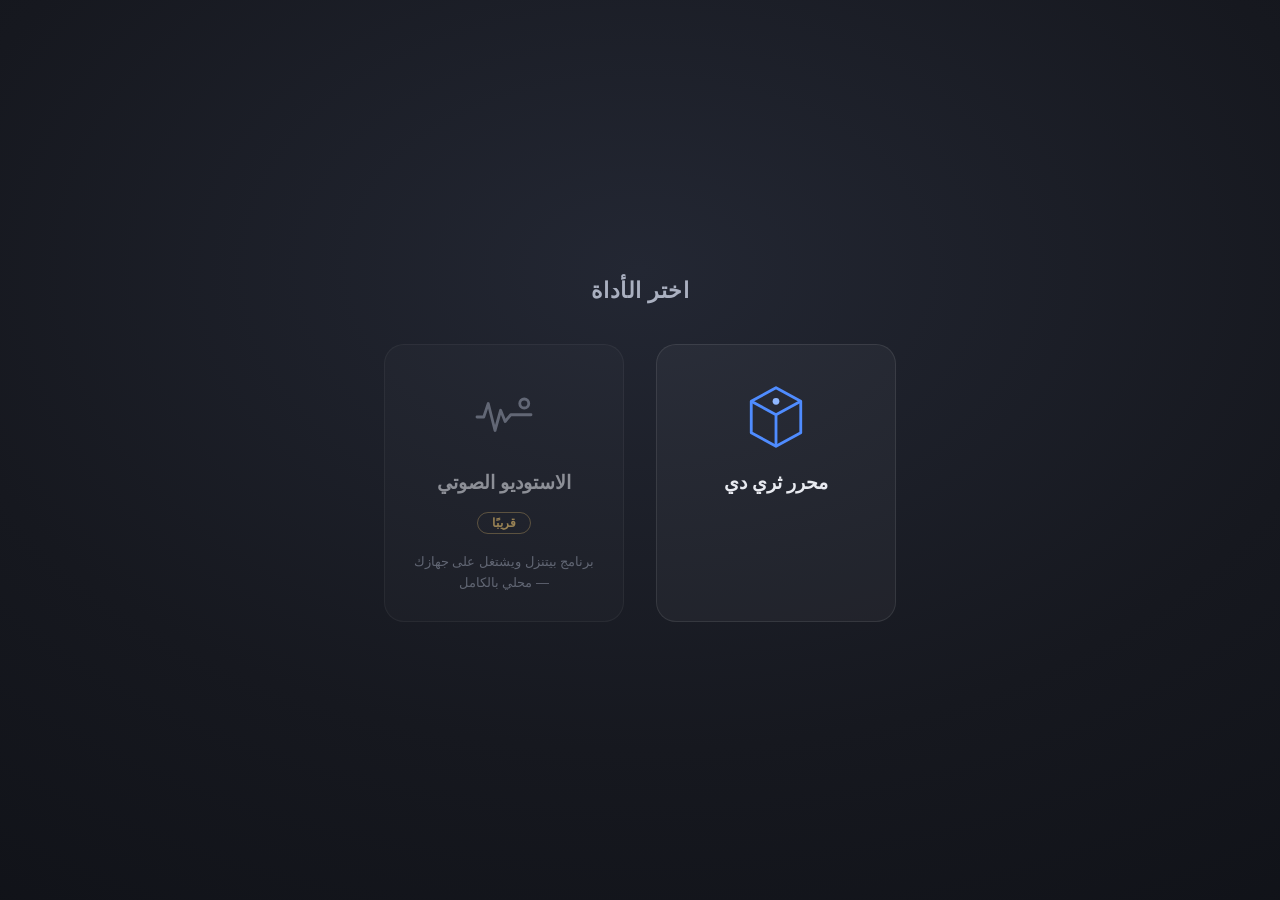
<file: index.html>
<!DOCTYPE html>
<html lang="ar" dir="rtl">
<head>
<meta charset="UTF-8">
<meta name="viewport" content="width=device-width, initial-scale=1.0">
<title>الأدوات</title>
<style>
  :root { color-scheme: dark; }
  * { margin: 0; padding: 0; box-sizing: border-box; }
  body {
    min-height: 100vh; display: flex; flex-direction: column; align-items: center; justify-content: center;
    background: radial-gradient(1200px 800px at 50% 30%, #232733 0%, #16181f 60%, #101218 100%);
    font-family: "Segoe UI", Tahoma, Arial, sans-serif; color: #e8eaf0; padding: 32px 16px;
  }
  h1 { font-size: 22px; font-weight: 600; color: #aab0c0; margin-bottom: 40px; letter-spacing: 0.5px; }
  .cards { display: flex; gap: 32px; flex-wrap: wrap; justify-content: center; }
  .card {
    width: 240px; padding: 36px 24px 28px; border-radius: 20px; text-align: center;
    background: rgba(255, 255, 255, 0.04); border: 1px solid rgba(255, 255, 255, 0.09);
    text-decoration: none; color: inherit; transition: transform 0.18s ease, border-color 0.18s ease, background 0.18s ease;
    display: flex; flex-direction: column; align-items: center; gap: 18px;
  }
  a.card:hover { transform: translateY(-4px); border-color: #4f8cff; background: rgba(79, 140, 255, 0.08); }
  .card svg { width: 72px; height: 72px; }
  .name { font-size: 19px; font-weight: 600; }
  .note { font-size: 13px; color: #9aa1b2; line-height: 1.6; }
  .card.disabled { opacity: 0.55; cursor: default; position: relative; }
  .soon {
    display: inline-block; font-size: 12px; font-weight: 600; color: #ffd479;
    border: 1px solid rgba(255, 212, 121, 0.5); border-radius: 999px; padding: 3px 14px;
  }
</style>
</head>
<body>
<h1>اختر الأداة</h1>
<div class="cards">
  <a class="card" href="./editor/">
    <svg viewBox="0 0 64 64" fill="none" aria-hidden="true">
      <path d="M32 6 54 18v28L32 58 10 46V18L32 6Z" stroke="#4f8cff" stroke-width="2.5" stroke-linejoin="round"/>
      <path d="M10 18l22 12 22-12M32 30v28" stroke="#4f8cff" stroke-width="2.5" stroke-linejoin="round"/>
      <circle cx="32" cy="18" r="3" fill="#8fb7ff"/>
    </svg>
    <span class="name">محرر ثري دي</span>
  </a>
  <div class="card disabled" aria-disabled="true">
    <svg viewBox="0 0 64 64" fill="none" aria-hidden="true">
      <path d="M8 32h6l4-12 6 24 5-18 4 10 5-6h18" stroke="#9aa1b2" stroke-width="2.5" stroke-linecap="round" stroke-linejoin="round"/>
      <circle cx="50" cy="20" r="4" stroke="#9aa1b2" stroke-width="2.5"/>
    </svg>
    <span class="name">الاستوديو الصوتي</span>
    <span class="soon">قريبًا</span>
    <span class="note">برنامج بيتنزل ويشتغل على جهازك — محلي بالكامل</span>
  </div>
</div>
</body>
</html>
</file>
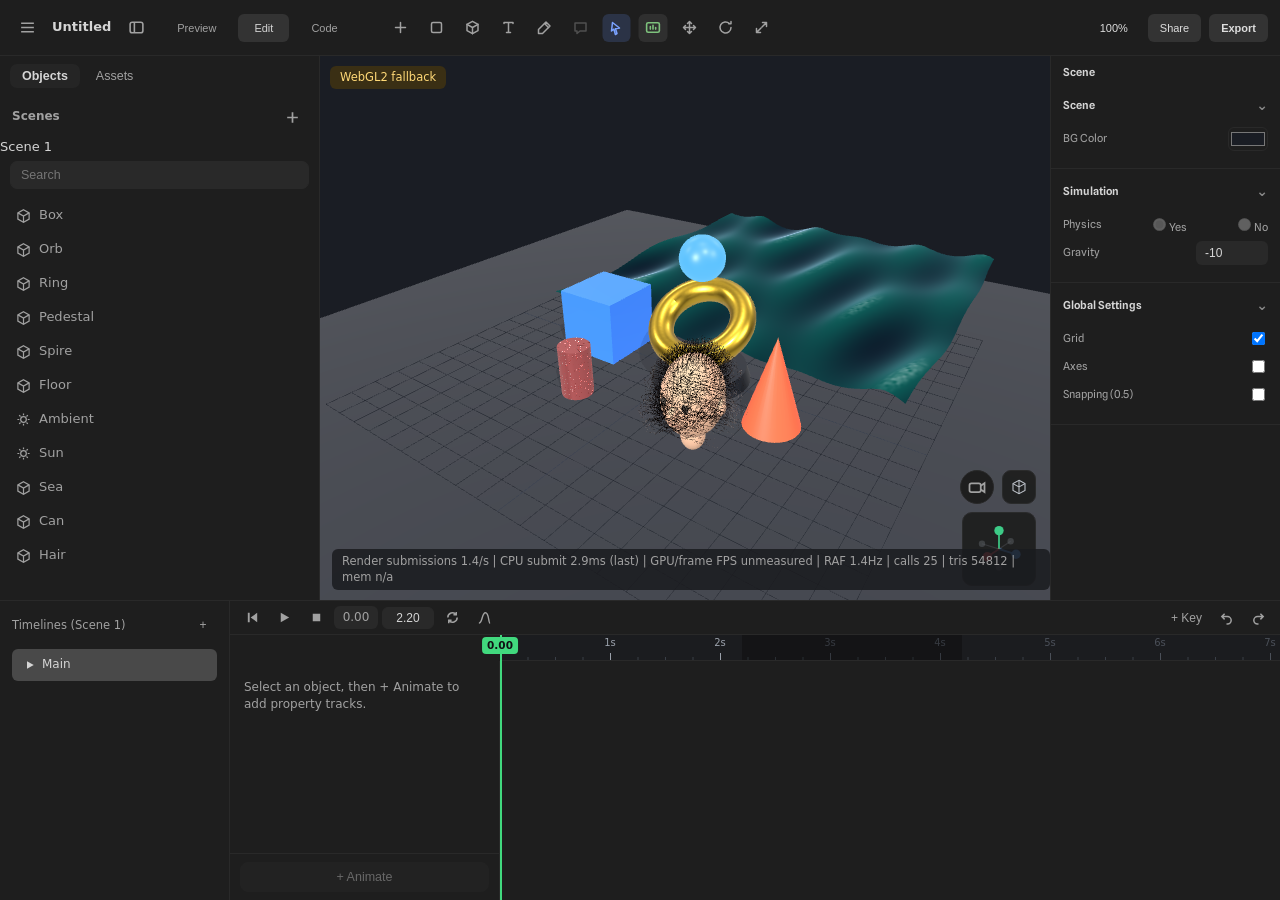
<file: editor/index.html>
<!doctype html>
<html dir="ltr" lang="en">
<head>
<meta charset="utf-8">
<meta name="viewport" content="width=device-width, initial-scale=1">
<title>Spline-like 3D Editor</title>
<link rel="stylesheet" href="./styles.css">
<link rel="stylesheet" href="./inspector70/inspector.css">
<link rel="stylesheet" href="./image70/image70.css">
<link rel="stylesheet" href="./video70/video70.css">
<link rel="stylesheet" href="./mesh70/mesh70.css">
<link id="toolbar70-css" rel="stylesheet" href="./toolbar70/toolbar70.css">
  <link rel="stylesheet" href="./integration71/integration71.css">
  <link rel="stylesheet" data-timeline70="1" href="./timeline70/timeline70.css">
</head>
<body>
<header id="topbar">
  <button class="iconbtn" title="Menu"><svg viewBox="0 0 16 16" fill="none" stroke="currentColor" stroke-width="1.6"><path d="M2 4h12M2 8h12M2 12h12"/></svg></button>
  <span class="docname">Untitled</span>
  <button class="iconbtn" id="sidebar-toggle" title="Hide Sidebar" aria-pressed="false"><svg viewBox="0 0 16 16" fill="none" stroke="currentColor" stroke-width="1.5"><rect x="2" y="3" width="12" height="10" rx="2"/><path d="M6 3v10"/></svg></button>
  <div class="seg" id="mode-seg">
    <button data-mode="preview">Preview</button><button data-mode="edit" class="on">Edit</button><button data-mode="code">Code</button>
  </div>
  <nav id="toolbar-center"></nav>
  <div class="right">
    <button class="btn" id="zoom-btn">100%</button>
    <button class="btn">Share</button>
    <button class="btn primary" id="export-btn">Export</button>
  </div>
</header>
<div id="work">
  <aside id="left" class="panel">
    <div class="tabs"><button class="on">Objects</button><button disabled title="Not connected: asset library is not available">Assets</button></div>
    <div class="sec-head"><span>Scenes</span><button class="iconbtn" id="add-scene-btn" title="Add scene"><svg viewBox="0 0 16 16" fill="none" stroke="currentColor" stroke-width="1.6"><path d="M8 3v10M3 8h10"/></svg></button></div>
    <div id="sceneList"></div>
    <div class="search"><input id="outliner-search" placeholder="Search"></div>
    <div id="outliner"></div>
  </aside>
  <main id="stage">
    <canvas id="view"></canvas>
    <span id="gpu-badge" hidden>WebGL fallback</span>
    <div class="roundbtns">
      <button title="Camera view (قريبًا)" disabled><svg viewBox="0 0 16 16" fill="none" stroke="currentColor" stroke-width="1.4"><rect x="2" y="5" width="9" height="7" rx="1.5"/><path d="M11 7l3-2v7l-3-2"/></svg></button>
    </div>
    <div id="gizmo" title="Orientation"></div>
    <div id="hud"></div>
    <div id="codepanel" hidden>
      <div class="cp-bar"><span>Code</span><button class="btn" id="code-run">Run</button><button class="iconbtn" id="code-close">×</button></div>
      <textarea id="code-editor" spellcheck="false" dir="ltr"></textarea>
      <pre id="code-output" dir="ltr"></pre>
    </div>
  </main>
  <aside id="right" class="panel"><div id="inspector"></div></aside>
  <div id="timeline"></div>
</div>
<span id="selinfo" hidden></span>
<script type="module" src="./assets/startup.js"></script>
</body>
</html>
</file>
<file: editor/styles.css>
/* قشرة المحرر — لغة بصرية مطابقة لبنية محرر Spline المرجعي (دراسة شكل فقط؛ كل العناصر مرسومة نظيفة) */
:root {
  --bg-panel: #1e1e1e; --bg-panel2: #252525; --bg-input: #292929; --border: #292929;
  --text: #d5d5d5; --text-dim: #a1a1a1; --accent: #4f7cff; --row-hover: #292929; --row-active: #2d3547;
}
* { box-sizing: border-box }
body { margin: 0; font: 13px/1.45 -apple-system, 'Segoe UI', Inter, system-ui, sans-serif; background: #101114; color: var(--text); overflow: hidden; }
#topbar { position: relative; z-index: 20; height: 56px; display: flex; align-items: center; gap: 10px; padding: 0 12px; background: var(--bg-panel); border-bottom: 1px solid var(--border); }
#topbar .docname { font-weight: 600; color: var(--text); }
.iconbtn { width: 30px; height: 30px; display: inline-flex; align-items: center; justify-content: center; background: none; border: none; border-radius: 7px; color: var(--text-dim); cursor: pointer; }
.iconbtn:hover { background: var(--row-hover); color: var(--text); }
.iconbtn.active { background: #2b3346; color: #7aa2ff; }
.iconbtn svg { width: 17px; height: 17px; }
.seg { display: flex; background: var(--bg-input); border-radius: 8px; padding: 2px; }
.seg button { border: none; background: none; color: var(--text-dim); padding: 4px 14px; border-radius: 6px; cursor: pointer; font-size: 12.5px; }
.seg button.on { background: var(--bg-panel2); color: var(--text); box-shadow: 0 1px 3px rgba(0,0,0,.4); }
#toolbar-center { position: absolute; left: 50%; transform: translateX(-50%); display: flex; gap: 2px; }
#topbar .right { margin-inline-start: auto; display: flex; align-items: center; gap: 8px; }
.btn { background: var(--bg-input); color: var(--text); border: 1px solid var(--border); border-radius: 8px; padding: 5px 14px; cursor: pointer; font-size: 12.5px; }
.btn.primary { background: #e8eaee; color: #17181b; border: none; font-weight: 600; }
#work { display: grid; grid-template-columns: 320px 1fr 230px; height: calc(100vh - 56px); }
.panel { background: var(--bg-panel); overflow-y: auto; }
#left { border-inline-end: 1px solid var(--border); display: flex; flex-direction: column; }
.tabs { display: flex; gap: 4px; padding: 8px 10px 4px; }
.tabs button { background: none; border: none; color: var(--text-dim); font-size: 12.5px; padding: 5px 12px; border-radius: 7px; cursor: pointer; }
.tabs button.on { background: var(--bg-panel2); color: var(--text); font-weight: 600; }
.sec-head { display: flex; align-items: center; justify-content: space-between; padding: 10px 12px 6px; font-size: 12px; color: var(--text-dim); font-weight: 600; }
.search { margin: 4px 10px 8px; display: flex; gap: 6px; }
.search input { flex: 1; background: var(--bg-input); border: 1px solid var(--border); border-radius: 7px; color: var(--text); padding: 6px 10px; font-size: 12.5px; outline: none; }
#outliner { flex: 1; padding: 2px 6px; }
#outliner .node { display: flex; align-items: center; gap: 8px; padding: 6px 8px; border-radius: 7px; cursor: pointer; color: var(--text-dim); }
#outliner .node svg { width: 15px; height: 15px; flex: none; }
#outliner .node:hover { background: var(--row-hover); color: var(--text); }
#outliner .node.selected { background: var(--row-active); color: var(--text); }
#outliner .rename { flex: 1; background: var(--bg-input); color: var(--text); border: 1px solid var(--accent); border-radius: 5px; padding: 2px 6px; font-size: 12.5px; }
#right { border-inline-start: 1px solid var(--border); }
.rsec { border-bottom: 1px solid var(--border); }
.rsec > header { display: flex; align-items: center; gap: 8px; padding: 11px 12px; cursor: pointer; font-weight: 600; font-size: 12.5px; }
.rsec > header svg { width: 15px; height: 15px; color: var(--text-dim); }
.rsec > header .chev { margin-inline-start: auto; transition: transform .15s; }
.rsec.closed > header .chev { transform: rotate(-90deg); }
.rsec .body { padding: 2px 12px 12px; }
.rsec.closed .body { display: none; }
.insp-title { font-weight: 600; padding: 10px 12px 4px; }
.insp-row { display: flex; justify-content: space-between; align-items: center; gap: 8px; padding: 4px 0; color: var(--text-dim); font-size: 12.5px; }
.insp-row input[type=number] { width: 74px; background: var(--bg-input); color: var(--text); border: 1px solid var(--border); border-radius: 6px; padding: 4px 7px; font-size: 12.5px; }
.insp-row input[type=range] { width: 130px; accent-color: var(--accent); }
.insp-row input[type=color] { width: 40px; height: 24px; border: 1px solid var(--border); border-radius: 6px; background: none; padding: 0; }
.xyz { display: grid; grid-template-columns: repeat(3, 1fr); gap: 6px; padding: 4px 0; }
.xyz label { display: flex; align-items: center; gap: 4px; background: var(--bg-input); border: 1px solid var(--border); border-radius: 6px; padding: 3px 6px; font-size: 11px; color: var(--text-dim); }
.xyz input { width: 100%; background: none; border: none; color: var(--text); font-size: 12.5px; outline: none; }
.hint { color: var(--text-dim); padding: 14px 12px; }
#stage { position: relative; min-width: 0; background: #000; }
#view { width: 100%; height: 100%; display: block; touch-action: none; }
#gpu-badge { position: absolute; top: 10px; inset-inline-start: 10px; background: #3a2f14; color: #ffd977; padding: 3px 10px; border-radius: 6px; font-size: 11.5px; }
#gizmo { position: absolute; bottom: 126px; inset-inline-end: 14px; width: 74px; height: 74px; background: var(--bg-panel); border: 1px solid var(--border); border-radius: 10px; display: grid; place-items: center; opacity: .92; }
#stage .roundbtns { position: absolute; bottom: 208px; inset-inline-end: 14px; display: flex; gap: 8px; }
#stage .roundbtns button { width: 34px; height: 34px; border-radius: 50%; background: var(--bg-panel); border: 1px solid var(--border); color: var(--text-dim); cursor: pointer; display: grid; place-items: center; }
#hud { position: absolute; bottom: 122px; inset-inline-start: 12px; font-size: 11.5px; color: var(--text-dim); background: rgba(27,28,31,.85); padding: 4px 10px; border-radius: 6px; }
.tbmenu { position: absolute; top: 42px; left: 50%; transform: translateX(-50%); background: var(--bg-panel2); border: 1px solid var(--border); border-radius: 9px; padding: 5px; display: flex; flex-direction: column; min-width: 150px; box-shadow: 0 8px 24px rgba(0,0,0,.5); z-index: 30; }
.tbmenu button { background: none; border: none; color: var(--text); text-align: start; padding: 7px 10px; border-radius: 6px; cursor: pointer; font-size: 12.5px; }
.tbmenu button:hover { background: var(--row-hover); }
.tbmenu.topmenu { left: auto; right: 12px; transform: none; }
.tbmenu[hidden] { display: none; }

#timeline { position: absolute; bottom: 0; left: 0; right: 0; height: 112px; background: var(--bg-panel); border-top: 1px solid var(--border); display: flex; flex-direction: column; }
.tl-controls { display: flex; align-items: center; gap: 4px; padding: 4px 8px; border-bottom: 1px solid var(--border); }
.tl-time { margin-inline-start: 8px; font-size: 11.5px; color: var(--text-dim); font-variant-numeric: tabular-nums; }
.tl-tracks { position: relative; flex: 1; overflow: auto; cursor: ew-resize; }
.tl-row { position: relative; height: 30px; border-bottom: 1px solid #232529; }
.tl-label { position: absolute; left: 8px; top: 7px; font-size: 11.5px; color: var(--text-dim); }
.tl-key { position: absolute; top: 9px; width: 11px; height: 11px; padding: 0; border: none; border-radius: 3px; background: var(--accent); transform: rotate(45deg); cursor: pointer; }
.tl-key:hover { background: #7aa2ff; }
.tl-head { position: absolute; top: 33px; bottom: 0; width: 2px; background: #ff5a4e; pointer-events: none; }
#outliner .node .nicon svg { width: 15px; height: 15px; display: block; }
#outliner .node .nname { flex: 1; white-space: nowrap; overflow: hidden; text-overflow: ellipsis; }
#outliner .node .eye { opacity: 0; background: none; border: none; color: var(--text-dim); cursor: pointer; width: 22px; height: 22px; padding: 2px; }
#outliner .node:hover .eye, #outliner .node.invisible-node .eye { opacity: 1; }
#outliner .node .eye svg { width: 14px; height: 14px; display: block; }
#outliner .node.invisible-node .nname, #outliner .node.invisible-node .nicon { opacity: .45; }
#outliner .node.invisible-node .eye { color: var(--accent); }
.ctxmenu { position: fixed; background: var(--bg-panel2); border: 1px solid var(--border); border-radius: 9px; padding: 5px; display: flex; flex-direction: column; min-width: 140px; box-shadow: 0 8px 24px rgba(0,0,0,.5); z-index: 60; }
.ctxmenu button { background: none; border: none; color: var(--text); text-align: start; padding: 7px 10px; border-radius: 6px; cursor: pointer; font-size: 12.5px; }
.ctxmenu button:hover { background: var(--row-hover); }

.insp-tri { display: grid; grid-template-columns: 64px 1fr 1fr 1fr; gap: 4px; align-items: center; }
.insp-tri input { width: 100%; min-width: 0; }
body.ui-hidden #left, body.ui-hidden #right, body.ui-hidden #timeline { display: none; }
.toolbtn.active { background: #2b3346; color: #7aa2ff; }

#codepanel { position: absolute; top: 8px; right: 8px; bottom: 8px; width: 380px; z-index: 25; display: flex; flex-direction: column; background: var(--bg-panel2); border: 1px solid var(--border); border-radius: 10px; overflow: hidden; }
#codepanel[hidden] { display: none; }
.cp-bar { display: flex; align-items: center; gap: 8px; padding: 6px 10px; border-bottom: 1px solid var(--border); }
.cp-bar span { flex: 1; font-weight: 600; }
#code-editor { flex: 1; background: #14171d; color: #d5dbe5; border: none; outline: none; resize: none; padding: 10px; font: 12px/1.5 ui-monospace, monospace; }
#code-output { max-height: 90px; overflow: auto; margin: 0; padding: 8px 10px; border-top: 1px solid var(--border); font: 11px ui-monospace, monospace; white-space: pre-wrap; }
#code-output.ok { color: #3ecf6e; } #code-output.err { color: #ff6b6b; }

body.left-hidden #work { grid-template-columns: 0 1fr 230px; }
body.left-hidden #left { display: none; }

#topbar > .iconbtn + .topmenu { max-height: calc(100vh - 64px); overflow-y: auto; }
/* Left header cluster (menu, name, sidebar toggle) spans the 320px left column so the toggle sits at its right end (source captures: center x~297). Only where integration71 pins the mode switch at x=336 (>=1600px); narrower windows keep the natural flow so nothing overlaps the title or the 11-icon center toolbar. */
#topbar .docname { min-width: 0; overflow: hidden; text-overflow: ellipsis; white-space: nowrap; }
@media (max-width: 1599px) { #topbar .docname { max-width: 90px; } #topbar .docname .rename { width: 100% !important; } }
@media (min-width: 1600px) { #topbar .docname { flex: 0 0 220px; } }
</file>
<file: editor/inspector70/inspector.css>
@font-face { font-family: InspectorSpline70; src: url(./fonts/spline-sans-latin-wght-normal.woff2) format('woff2'); font-style: normal; font-weight: 300 700; font-display: swap; }
/* Inspector-only Dark tokens measured from the supplied reference PNG. */
.inspector70 { --i70-panel: var(--inspector-panel, #1e1e1e); --i70-input: var(--inspector-input, #292929); --i70-border: var(--inspector-border, #292929); color: #d5d5d5; background: var(--i70-panel); font: 11px/12.65px InspectorSpline70, system-ui, sans-serif; min-height: 100%; }
.inspector70 > .rsec { border-bottom: 1px solid var(--i70-border); }
.inspector70 .rsec > header { padding: 14px 12px 10px; min-height: 42px; gap: 6px; font: 600 11px/12.65px InspectorSpline70, system-ui, sans-serif; color: #d5d5d5; outline: none; }
.inspector70 .rsec > header:focus-visible { box-shadow: inset 0 0 0 1px #54b8fb; }
.inspector70 .rsec > header .chev { color: #888; font-size: 14px; }
.inspector70 .rsec .body { padding: 0 12px 15px; }
.inspector70 .rsec.closed .body { display: none; }
.inspector70 .insp-row { min-height: 28px; padding: 2px 0; gap: 4px; font: 11px/12.65px InspectorSpline70, system-ui, sans-serif; color: #a1a1a1; }
.inspector70 .i70-row { display: grid; grid-template-columns: 60px minmax(0, 1fr); }
.inspector70 .i70-triple { grid-template-columns: 60px repeat(3, minmax(0, 1fr)); }
.inspector70 .i70-double { grid-template-columns: 60px repeat(2, minmax(0, 1fr)); }
.inspector70 .i70-slice { grid-template-columns: 60px 44px minmax(0, 1fr); }
.inspector70 .i70-number { display: flex; height: 24px; min-width: 0; align-items: center; border: 1px solid transparent; border-radius: 6px; background: var(--i70-input); overflow: hidden; }
.inspector70 .i70-number:focus-within { border-color: #777; }
.inspector70 .i70-number.dragging { border-color: #54b8fb; }
.inspector70 .i70-axis { color: #747474; padding-left: 5px; cursor: ew-resize; user-select: none; touch-action: none; }
.inspector70 .i70-axis:empty { padding: 0; }
.inspector70 .i70-number input { background: none; width: 100%; min-width: 0; border: 0; padding: 2px 4px; color: #bfbfbf; outline: none; font: 11px InspectorSpline70, system-ui, sans-serif; }
.inspector70 .i70-number input[aria-invalid=true] { color: #ff8d8d; }
.inspector70 input:disabled, .inspector70 select:disabled, .inspector70 button:disabled { opacity: .45; cursor: not-allowed; }
.inspector70 .i70-wide, .inspector70 .i70-asset { border: 0; border-radius: 7px; min-height: 25px; width: 100%; text-align: center; color: #c5c5c5; background: #2f2f2f; font: 600 11px InspectorSpline70, system-ui, sans-serif; cursor: pointer; margin-top: 11px; }
.inspector70 .i70-asset { display: flex; align-items: center; gap: 9px; text-align: left; padding: 7px 12px; margin-top: 0; background: #292929; font-weight: 400; }
.inspector70 .i70-swatch { width: 15px; height: 15px; border-radius: 50%; border: 1px solid #777; flex: none; }
.inspector70 select { min-width: 0; width: 100%; color: #bfbfbf; background: #292929; border: 0; border-radius: 5px; padding: 4px; font: 11px InspectorSpline70, system-ui, sans-serif; }
.inspector70 .i70-note { margin: 6px 0; padding: 0; color: #999; font-size: 10px; line-height: 1.5; }
.inspector70 .i70-slice input[type=range] { width: 100%; min-width: 0; accent-color: #777; }
.inspector70 .layer-box { border: 1px solid #333; padding: 5px; border-radius: 6px; margin-top: 6px; }

.inspector70 > .rsec.closed > header { min-height: 48px; }
.inspector70 .i70-segmented { display:flex; gap:4px; min-width:0; }
.inspector70 .i70-segmented button { flex:1; min-width:0; height:24px; border:0; border-radius:6px; background:#292929; color:#b3b3b3; font:11px/12.65px InspectorSpline70,system-ui,sans-serif; cursor:pointer; padding:0 3px; }
.inspector70 .i70-segmented button[aria-checked=true] { background:#4a4a4a; color:#e8e8e8; }
.inspector70 .i70-segmented button:focus-visible { outline:1px solid #54b8fb; }
.inspector70 .i70-header-action { margin-left:auto; border:0; background:none; color:#aaa; padding:0; width:20px; height:20px; font:20px/20px system-ui,sans-serif; cursor:pointer; }
.inspector70 .i70-header-action:disabled { opacity:.4; }
.inspector70 .i70-number input { line-height:16px; }
.inspector70 .i70-slice input[type=range] { appearance:none; -webkit-appearance:none; background:#2f2f2f; height:24px; border:0; border-radius:6px; margin:0; padding:0; }
.inspector70 .i70-slice input[type=range]::-webkit-slider-thumb { appearance:none; -webkit-appearance:none; width:16px; height:24px; border:0; border-radius:6px; background:#555; cursor:ew-resize; }
.inspector70 .i70-slice input[type=range]::-moz-range-thumb { width:16px; height:24px; border:0; border-radius:6px; background:#555; cursor:ew-resize; }
</file>
<file: editor/image70/image70.css>
/* image70 feature-scoped styles. No global resets; the coordinator owns
   stylesheet linking and shared Dark tokens. Colors follow the measured Dark
   reference chrome (#1a1d24 background family) with local fallbacks. */
.img70 { display: flex; flex-direction: column; gap: 4px; padding: 4px 0; }
.img70-row { display: flex; align-items: center; gap: 8px; }
.img70-row > span { min-width: 72px; font-size: 11px; color: var(--fg-dim, #9aa3b2); }
.img70-row input[type="number"] { width: 72px; background: var(--field-bg, #232833); color: var(--fg, #dfe4ec); border: 1px solid var(--line, #333a47); border-radius: 4px; padding: 2px 6px; font-size: 11px; }
.img70-row select { background: var(--field-bg, #232833); color: var(--fg, #dfe4ec); border: 1px solid var(--line, #333a47); border-radius: 4px; padding: 2px 4px; font-size: 11px; }
.img70-head { align-items: center; }
.img70-thumb { width: 40px; height: 40px; object-fit: cover; border-radius: 4px; border: 1px solid var(--line, #333a47); background: #10131a; }
.img70-meta { font-size: 11px; color: var(--fg, #dfe4ec); word-break: break-all; }
.img70-actions { gap: 6px; }
.img70-vis { display: flex; align-items: center; gap: 4px; font-size: 11px; color: var(--fg-dim, #9aa3b2); margin-left: auto; }
.img70-status { font-size: 10px; color: var(--fg-dim, #9aa3b2); margin: 2px 0 0; }
.img70-add { align-self: flex-start; }
</file>
<file: editor/video70/video70.css>
.video70-panel{font:12px/1.4 var(--font-ui,system-ui,sans-serif);color:var(--text,#e6e6ea);display:grid;gap:6px;padding:8px 12px}
.video70-panel .v70-row{display:flex;align-items:center;gap:8px;justify-content:space-between}
.video70-panel button{background:var(--btn-bg,#2b2b31);color:inherit;border:1px solid var(--border,#3a3a42);border-radius:6px;padding:3px 10px;cursor:pointer}
.video70-panel button:focus-visible,.video70-panel input:focus-visible{outline:2px solid var(--accent,#6c8cff);outline-offset:1px}
.video70-panel input[type=number]{width:64px;background:var(--field-bg,#1d1d22);color:inherit;border:1px solid var(--border,#3a3a42);border-radius:4px;padding:2px 4px}
.video70-panel .v70-status{opacity:.8}
.video70-panel .v70-alert{background:#3a2a10;border:1px solid #8a6a20;border-radius:6px;padding:6px 8px}
.video70-panel .v70-alert.error{background:#3a1515;border-color:#8a2a2a}
</file>
<file: editor/mesh70/mesh70.css>
/* mesh70: أنماط محصورة بالميزة — متغيرات مع fallbacks محلية من قياسات الدليل (لقطات Dark 22 نوفمبر) */
.mesh70-panel { display: flex; flex-direction: column; gap: 6px; padding: 6px 0; color: var(--mesh70-text, #c1c1c1); font-size: 12px; }
.mesh70-btn { background: var(--mesh70-btn-bg, #2f2f2f); color: var(--mesh70-text, #c1c1c1); border: 1px solid var(--mesh70-btn-border, #1d1d1d); border-radius: 6px; height: 28px; padding: 0 10px; cursor: pointer; font-size: 12px; }
.mesh70-btn:hover { background: var(--mesh70-btn-hover, #3a3a3a); }
.mesh70-btn--active { background: var(--mesh70-accent, #22c55e); color: #0b0f0c; border-color: var(--mesh70-accent, #22c55e); }
.mesh70-btn--primary { background: var(--mesh70-accent, #22c55e); color: #0b0f0c; border-color: var(--mesh70-accent, #22c55e); }
.mesh70-wide { width: 100%; }
.mesh70-modes { display: flex; gap: 4px; }
.mesh70-modes .mesh70-btn { flex: 1; }
.mesh70-row { display: flex; gap: 4px; }
.mesh70-row .mesh70-btn { flex: 1; }
.mesh70-input { background: var(--mesh70-input-bg, #1d1d1d); color: var(--mesh70-text, #c1c1c1); border: 1px solid var(--mesh70-btn-border, #2a2a2a); border-radius: 6px; height: 28px; width: 64px; padding: 0 6px; font-size: 12px; }
.mesh70-info { color: var(--mesh70-dim, #8a8a8a); font-size: 11px; }
</file>
<file: editor/toolbar70/toolbar70.css>
/* toolbar70 — أنماط محصورة بالميزة. ألوان مقاسة من لقطات المصدر الداكن 22-11-2026:
   شريط/حوار #1e1e1e، بلاطة #252525، أيقونة باهتة #9c9c9c، أخضر التايم لاين ~#539d52. */
.t70-menu { position: absolute; min-width: 170px; padding: 5px; z-index: 70; }
.t70-menu-head { padding: 6px 10px 3px; font-size: 10.5px; font-weight: 600; letter-spacing: .06em; text-transform: uppercase; color: var(--text-dim, #9c9c9c); }
.t70-menu-sep { height: 1px; margin: 4px 6px; background: var(--border, #30333a); }
.t70-menu button { display: flex; align-items: center; gap: 8px; width: 100%; }
.t70-menu button:focus-visible { outline: 2px solid var(--accent, #4f7cff); outline-offset: -2px; }
.t70-menu button[disabled] { opacity: .45; cursor: default; }
.t70-menu button[disabled]:hover { background: none; }
.t70-item-icon { width: 15px; height: 15px; display: inline-flex; color: var(--text-dim, #9c9c9c); }
.t70-item-icon svg { width: 15px; height: 15px; }
.t70-item-label { flex: 1; text-align: start; }
.t70-item-badge { font-size: 10px; padding: 1px 6px; border-radius: 8px; background: var(--bg-input, #2b2e33); color: var(--text-dim, #9c9c9c); }

/* أزرار الشريط المضافة */
#toolbar-center .iconbtn[data-action="timeline-toggle"].active { background: rgba(83, 157, 82, .22); color: #7ec27d; }
#toolbar-center .iconbtn[disabled] { opacity: .38; cursor: default; }
#toolbar-center .iconbtn[disabled]:hover { background: none; color: var(--text-dim, #9aa0aa); }

/* حوار الاستيراد */
.t70-overlay { position: fixed; inset: 0; background: rgba(0, 0, 0, .55); display: flex; align-items: flex-start; justify-content: center; padding-top: 18px; z-index: 90; }
.t70-overlay[hidden] { display: none; }
.t70-card { width: 592px; max-width: calc(100vw - 48px); background: var(--bg-panel2, #1e1e1e); border: 1px solid var(--border, #30333a); border-radius: 14px; padding: 26px 26px 20px; box-shadow: 0 24px 64px rgba(0, 0, 0, .6); }
.t70-card.t70-drop { outline: 2px dashed var(--accent, #4f7cff); outline-offset: -6px; }
.t70-card-title { text-align: center; font-size: 15px; font-weight: 600; color: var(--text, #e8eaee); margin-bottom: 18px; }
.t70-tiles { display: grid; grid-template-columns: repeat(3, 1fr); gap: 10px; }
.t70-tile { display: flex; flex-direction: column; align-items: center; gap: 6px; padding: 16px 8px 13px; background: var(--bg-input, #252525); border: 1px solid transparent; border-radius: 10px; color: var(--text, #e8eaee); cursor: pointer; min-height: 100px; justify-content: center; }
.t70-tile:hover:not([disabled]) { background: var(--row-hover, #2b2b2b); border-color: var(--border, #30333a); }
.t70-tile:focus-visible { outline: 2px solid var(--accent, #4f7cff); outline-offset: 1px; }
.t70-tile[disabled] { opacity: .42; cursor: default; }
.t70-tile-icon { width: 22px; height: 22px; color: var(--text-dim, #9c9c9c); display: inline-flex; }
.t70-tile-icon svg { width: 22px; height: 22px; }
.t70-tile-label { font-size: 12.5px; font-weight: 600; }
.t70-tile-formats { font-size: 10.5px; color: var(--text-dim, #9c9c9c); text-align: center; }
.t70-tile-busy .t70-tile-icon { animation: t70spin 1s linear infinite; }
@keyframes t70spin { to { transform: rotate(360deg) } }
.t70-card.t70-busy .t70-tile { pointer-events: none; }
.t70-import-error { margin-top: 14px; padding: 8px 12px; border-radius: 8px; background: rgba(200, 60, 60, .14); border: 1px solid rgba(200, 60, 60, .4); color: #f0a0a0; font-size: 12px; }

/* أزرار الشريط 28×28 شفافة (ui-measurements.json) — محصور بمركز الشريط فقط */
#toolbar-center .iconbtn { width: 28px; height: 28px; border-radius: 6px; }
#toolbar-center { display: flex; align-items: center; gap: 8px; }
#toolbar-center .iconbtn.t70-wide, #toolbar-center .iconbtn[data-action="timeline-toggle"] { width: auto; min-width: 28px; padding: 0 6px; gap: 4px; }
.t70-sep { width: 1px; height: 18px; background: var(--border, #30333a); margin: 0 2px; align-self: center; flex: none; }
.t70-tl-badge { font-size: 10px; font-weight: 600; color: #7ec27d; }
#toolbar-center .iconbtn[data-action="timeline-toggle"].active { background: rgba(255, 255, 255, .08); color: #7ec27d; }

/* قوائم منسدلة بمقاسات المصدر: خلفية #252525، صف ~30px، خط Spline Sans ثم بدائل */
.t70-menu { background: var(--t70-menu-bg, #252525); font-family: 'Spline Sans', system-ui, -apple-system, 'Segoe UI', sans-serif; }
.t70-menu button { min-height: 30px; padding: 4px 12px 4px 10px; font-size: 12px; }
.t70-item-check { width: 14px; color: var(--text, #e8eaee); font-size: 11px; }
.t70-item-shortcut { color: var(--text-dim, #9c9c9c); font-size: 11px; margin-inline-start: 18px; }

/* إخفاء لوحة التايم لاين عبر المبدّل — #timeline بأنماط المنسّق display:flex يتغلّب على [hidden] */
#timeline.t70-hidden, #timeline[hidden] { display: none; }

/* أزرار القوائم بلا صنف tbmenu (قوائم 2D/3D) — نفس مظهر tbmenu */
.t70-menu button { background: none; border: none; color: var(--text, #e8eaee); text-align: start; border-radius: 6px; cursor: pointer; display: flex; align-items: center; gap: 8px; width: 100%; }
.t70-menu button:hover:not([disabled]) { background: var(--row-hover, #2b2b2b); }
/* Keep long import warnings inside smaller viewports. */
.t70-card { max-height: calc(100vh - 32px); overflow-y: auto; }
.t70-feedback77:empty { display: none; }
.t70-feedback77 { margin-top: 16px; padding: 12px; border: 1px solid #555; border-radius: 8px; overflow-wrap: anywhere; }
.t70-feedback77 h3 { margin: 0 0 8px; font-size: 14px; }
.t70-feedback77 ul { padding-left: 20px; font-size: 13px; line-height: 1.5; }
.t70-feedback77 button { margin: 4px 8px 0 0; padding: 7px 12px; background: #333; color: #eee; border: 1px solid #666; border-radius: 6px; cursor: pointer; }
.t70-feedback77 button:focus-visible { outline: 2px solid #9177ff; outline-offset: 2px; }

@media (min-width: 1280px) { #toolbar-center { left: calc(50% - 59px); } #toolbar-center .t70-sep { display: none; } }

.t70-create-menu { max-height: 440px; overflow-y: auto; min-width: 198px; }

.tbmenu.t70-menu.topmenu { right: auto; width: max-content; min-width: 220px; max-width: calc(100vw - 24px); }
#export-btn + .tbmenu.topmenu, #zoom-btn + .tbmenu.topmenu { left: auto !important; right: 12px; }

.t70-zoom-menu button:disabled { opacity: .4; cursor: default; }
.t70-zoom-menu button:disabled:hover { background: transparent; }
</file>
<file: editor/integration71/integration71.css>
/* Central layout containment for the measured 230px inspector shell. */
.inspector70 > [data-extension="image70"] { padding: 10px 12px; border-bottom: 1px solid var(--i70-border); min-width: 0; }
.inspector70 .img70 { min-width: 0; }
.inspector70 .img70-head { display: flex; gap: 8px; }
.inspector70 .img70-thumb { flex: 0 0 40px; }
.inspector70 .img70-meta { min-width: 0; flex: 1; line-height: 14px; white-space: normal; overflow-wrap: anywhere; word-break: normal; }
.inspector70 .img70-row > span { flex: 0 0 65px; min-width: 0; }
.inspector70 .img70-row > select, .inspector70 .img70-row > input { flex: 1; min-width: 0; width: 0; }
.inspector70 .img70-actions { display: flex; flex-wrap: wrap; }
.inspector70 .img70-actions button { padding: 3px 7px; }
.inspector70 .img70-vis { white-space: nowrap; }
.inspector70 .img70-status { line-height: 14px; overflow-wrap: anywhere; }
.inspector70 .video70-panel strong { min-width: 0; overflow-wrap: anywhere; }
.inspector70 .video70-panel input[type="range"] { min-width: 0; width: 120px; }

/* Reserve actual camera space instead of drawing under the timeline dock. */
#stage { display: flex; flex-direction: column; min-height: 0; overflow: hidden; }
#stage #view { flex: 1 1 0; height: 0; min-height: 0; }
#work { grid-template-rows: minmax(0, 1fr) auto; }
#left { grid-column: 1; grid-row: 1; }
#stage { grid-column: 2; grid-row: 1; }
#right { grid-column: 3; grid-row: 1; }
#work > #timeline { position: relative; grid-column: 1 / -1; grid-row: 2; min-width: 0; }
#stage #gizmo { bottom: 14px; }
#stage #hud { bottom: 10px; }
#stage .roundbtns { bottom: 96px; }
/* Keep all toolbar actions reachable without covering mode/export controls. */
@media (max-width: 1279px) {
  #topbar { height: 100px; align-items: flex-start; padding-top: 12px; }
  #toolbar-center { top: 58px; max-width: 100%; }
  #work { height: calc(100vh - 100px); }
  #topbar .docname { padding-top: 3px; }
  #hud { max-width: calc(100% - 24px); max-height: 34px; overflow: auto; }
}
#mode-seg { background: none; padding: 0; gap: 6px; }
#mode-seg button { font-family: Arial, sans-serif; font-size: 11px; padding: 5px 16px; height: 28px; line-height: 18px; }
#mode-seg button.on { background: #333; box-shadow: none; }
@media (min-width: 1600px) { #mode-seg { position: absolute; left: 336px; } }

/* Measured desktop action group ends at the viewport/inspector boundary. */
@media (min-width: 1600px) { #topbar .right { margin-right: 234px; } }
#topbar .right > .btn { border-radius: 6px; background: #333; color: #ddd; font-size: 11px; padding: 7px 12px; height: 28px; border: none; }
#topbar .right > #zoom-btn { background: transparent; }
</file>
<file: editor/timeline70/timeline70.css>
/* timeline70: كل القواعد موسومة بنطاق .tl70 — بلا resets عامة ولا IDs متداخلة.
   الرابط يُحقن من timeline.js (المملوك لهذه الميزة)؛ المنسّق قد ينقله لرابط static لاحقًا. */
.tl70 { display: grid; grid-template-columns: 230px minmax(0, 1fr); grid-template-rows: 34px minmax(0, 1fr); height: 100%; background: var(--bg-panel, #1b1c1f); color: var(--text, #e8eaee); font-size: 12px; user-select: none; }
.tl70 * { box-sizing: border-box; }
.tl70-transport { grid-column: 2; grid-row: 1; display: flex; align-items: center; gap: 4px; padding: 4px 8px; border-bottom: 1px solid var(--border, #30333a); min-height: 34px; }
.tl70-transport .tl70-time { min-width: 44px; text-align: center; font-variant-numeric: tabular-nums; color: var(--text-dim, #9aa0aa); background: var(--bg-input, #2b2e33); border-radius: 6px; padding: 3px 6px; }
.tl70-transport .tl70-dur { width: 52px; background: var(--bg-input, #2b2e33); color: var(--text, #e8eaee); border: 1px solid var(--border, #30333a); border-radius: 6px; padding: 3px 6px; font-size: 12px; text-align: center; }
.tl70-spacer { flex: 1; }
.tl70-btn { display: inline-flex; align-items: center; justify-content: center; min-width: 28px; height: 26px; padding: 0 6px; gap: 4px; background: none; border: none; border-radius: 6px; color: var(--text-dim, #9aa0aa); cursor: pointer; font-size: 12px; }
.tl70-btn:hover { background: var(--row-hover, #26282d); color: var(--text, #e8eaee); }
.tl70-btn.active { background: #243727; color: #41d97e; }
.tl70-btn:disabled { opacity: 0.35; cursor: default; }
.tl70-btn:disabled:hover { background: none; color: var(--text-dim, #9aa0aa); }
.tl70-btn svg { width: 15px; height: 15px; display: block; }

.tl70-main { grid-column: 2; grid-row: 2; flex: 1; display: flex; flex-direction: column; min-height: 0; position: relative; }
.tl70-ruler-wrap { height: 26px; position: relative; overflow: hidden; border-bottom: 1px solid var(--border, #30333a); margin-inline-start: 270px; }
.tl70-ruler { display: block; cursor: ew-resize; }
.tl70-body { flex: 1; overflow: auto; position: relative; }
.tl70-grid { display: grid; grid-template-columns: 270px 1fr; min-width: 100%; width: max-content; }
.tl70-sidecol { position: sticky; inset-inline-start: 0; z-index: 5; background: var(--bg-panel, #1b1c1f); border-inline-end: 1px solid var(--border, #30333a); }
.tl70-lanescol { position: relative; }

.tl70-tlhead { display: flex; align-items: center; justify-content: space-between; padding: 6px 10px; color: var(--text-dim, #9aa0aa); font-weight: 600; font-size: 11.5px; }
.tl70-tlrow { display: flex; align-items: center; gap: 6px; padding: 5px 10px; border-radius: 6px; margin: 0 6px; color: var(--text-dim, #9aa0aa); cursor: pointer; }
.tl70-tlrow:hover { background: var(--row-hover, #26282d); }
.tl70-tlrow.active { background: var(--bg-panel2, #222428); color: var(--text, #e8eaee); }

.tl70-group { border-top: 1px solid #232529; }
.tl70-grow, .tl70-lane-grow { height: 26px; display: flex; align-items: center; gap: 6px; padding: 0 10px; cursor: pointer; color: var(--text, #e8eaee); }
.tl70-grow .tl70-chev { width: 12px; color: var(--text-dim, #9aa0aa); font-size: 9px; }
.tl70-grow.orphan { color: var(--text-dim, #9aa0aa); font-style: italic; }
.tl70-prow, .tl70-lane { height: 30px; display: flex; align-items: center; }
.tl70-prow { gap: 6px; padding: 0 10px 0 26px; color: var(--text-dim, #9aa0aa); }
.tl70-prow .tl70-pname { min-width: 58px; }
.tl70-chip { display: flex; align-items: center; gap: 3px; background: var(--bg-input, #2b2e33); border: 1px solid var(--border, #30333a); border-radius: 6px; padding: 2px 5px; font-size: 10.5px; }
.tl70-chip b { font-weight: 600; color: var(--text-dim, #9aa0aa); }
.tl70-chip input { width: 44px; background: none; border: none; outline: none; color: var(--text, #e8eaee); font-size: 11.5px; text-align: end; }
.tl70-chip.keyed { border-color: #41d97e; }

.tl70-lane { position: relative; border-bottom: 1px solid #232529; cursor: ew-resize; }
.tl70-lane.past-duration { background: repeating-linear-gradient(45deg, transparent, transparent 6px, rgba(255,255,255,0.015) 6px, rgba(255,255,255,0.015) 12px); }
.tl70-spanbar { position: absolute; top: 8px; height: 10px; border-radius: 5px; background: rgba(255,255,255,0.10); pointer-events: none; }
.tl-key { position: absolute; top: 50%; width: 11px; height: 11px; margin: -5.5px 0 0 -5.5px; padding: 0; border: none; border-radius: 2.5px; background: #b9bec8; transform: rotate(45deg); cursor: grab; }
.tl-key:hover { background: #e8eaee; }
.tl-key.selected { background: #41d97e; }

.tl70-playhead { position: absolute; top: 0; bottom: 0; width: 1.5px; background: #41d97e; pointer-events: none; z-index: 6; }
.tl70-playhead-label { position: absolute; top: 2px; transform: translateX(-50%); background: #41d97e; color: #101114; font-size: 10.5px; font-weight: 600; border-radius: 4px; padding: 1px 5px; pointer-events: none; z-index: 7; font-variant-numeric: tabular-nums; }

.tl70-animate-wrap { position: sticky; inset-inline-start: 0; padding: 8px 10px; border-top: 1px solid var(--border, #30333a); background: var(--bg-panel, #1b1c1f); }
.tl70-animate-btn { width: 100%; background: var(--bg-input, #2b2e33); border: 1px solid var(--border, #30333a); color: var(--text, #e8eaee); border-radius: 8px; padding: 7px; cursor: pointer; font-size: 12.5px; }
.tl70-animate-btn:disabled { opacity: 0.4; cursor: default; }
.tl70-menu { position: fixed; z-index: 80; background: var(--bg-panel2, #222428); border: 1px solid var(--border, #30333a); border-radius: 9px; padding: 4px; min-width: 180px; box-shadow: 0 8px 24px rgba(0,0,0,.5); display: flex; flex-direction: column; }
.tl70-menu button { display: flex; align-items: center; gap: 8px; background: none; border: none; color: var(--text, #e8eaee); text-align: start; padding: 7px 10px; border-radius: 6px; cursor: pointer; font-size: 12.5px; }
.tl70-menu button:hover { background: var(--row-hover, #26282d); }
.tl70-menu button:disabled { color: var(--text-dim, #9aa0aa); opacity: 0.5; cursor: default; }
.tl70-menu button:disabled:hover { background: none; }
.tl70-menu .tl70-menu-sep { height: 1px; background: var(--border, #30333a); margin: 4px 6px; }
.tl70-menu .tl70-menu-head { padding: 5px 10px; color: var(--text-dim, #9aa0aa); font-size: 11px; font-weight: 600; }

.tl70-curves { display: block; cursor: crosshair; }
.tl70-empty { padding: 18px 14px; color: var(--text-dim, #9aa0aa); }

.tl70-list { grid-column: 1; grid-row: 1 / 3; overflow: auto; border-inline-end: 1px solid var(--border); }

.tl70-grid { min-height: 100%; }
.tl70-sidecol { display: flex; flex-direction: column; }
.tl70-animate-wrap { margin-top: auto; }
/* One property chip per lane; family labels do not consume a lane. */
.tl70-lane-grow { height: 26px; }
.tl70-prow { position: relative; display: grid; grid-template-columns: 1fr; grid-auto-rows: 30px; height: auto; gap: 0; }
.tl70-prow .tl70-pname { position: absolute; left: 26px; top: 7px; }
.tl70-prow .tl70-chip { margin-left: 64px; align-self: center; }
/* Measured timeline-list header and selected-row geometry. */
.tl70-tlhead { height: 48px; padding: 6px 12px; font-weight: 400; font-size: 11.5px; }
.tl70-tlrow { height: 32px; margin: 0 12px; padding: 5px 12px; }
.tl70-tlrow.active { background: #494949; }

.tl70-animate-wrap.has-chip { display: flex; align-items: center; gap: 6px; padding: 4px; background: var(--bg-panel2, #25272c); border-radius: 10px; }
.tl70-animate-wrap.has-chip .tl70-animate-btn { width: auto; flex: 0 0 auto; min-width: 100px; }
.tl70-animate-chip { flex: 1 1 auto; min-width: 0; display: flex; align-items: center; gap: 6px; padding: 0 6px; color: var(--text-dim, #9aa0aa); font-size: 12px; }
.tl70-animate-chip svg { width: 15px; height: 15px; flex: none; }
.tl70-animate-chip span { overflow: hidden; text-overflow: ellipsis; white-space: nowrap; }
</file>
